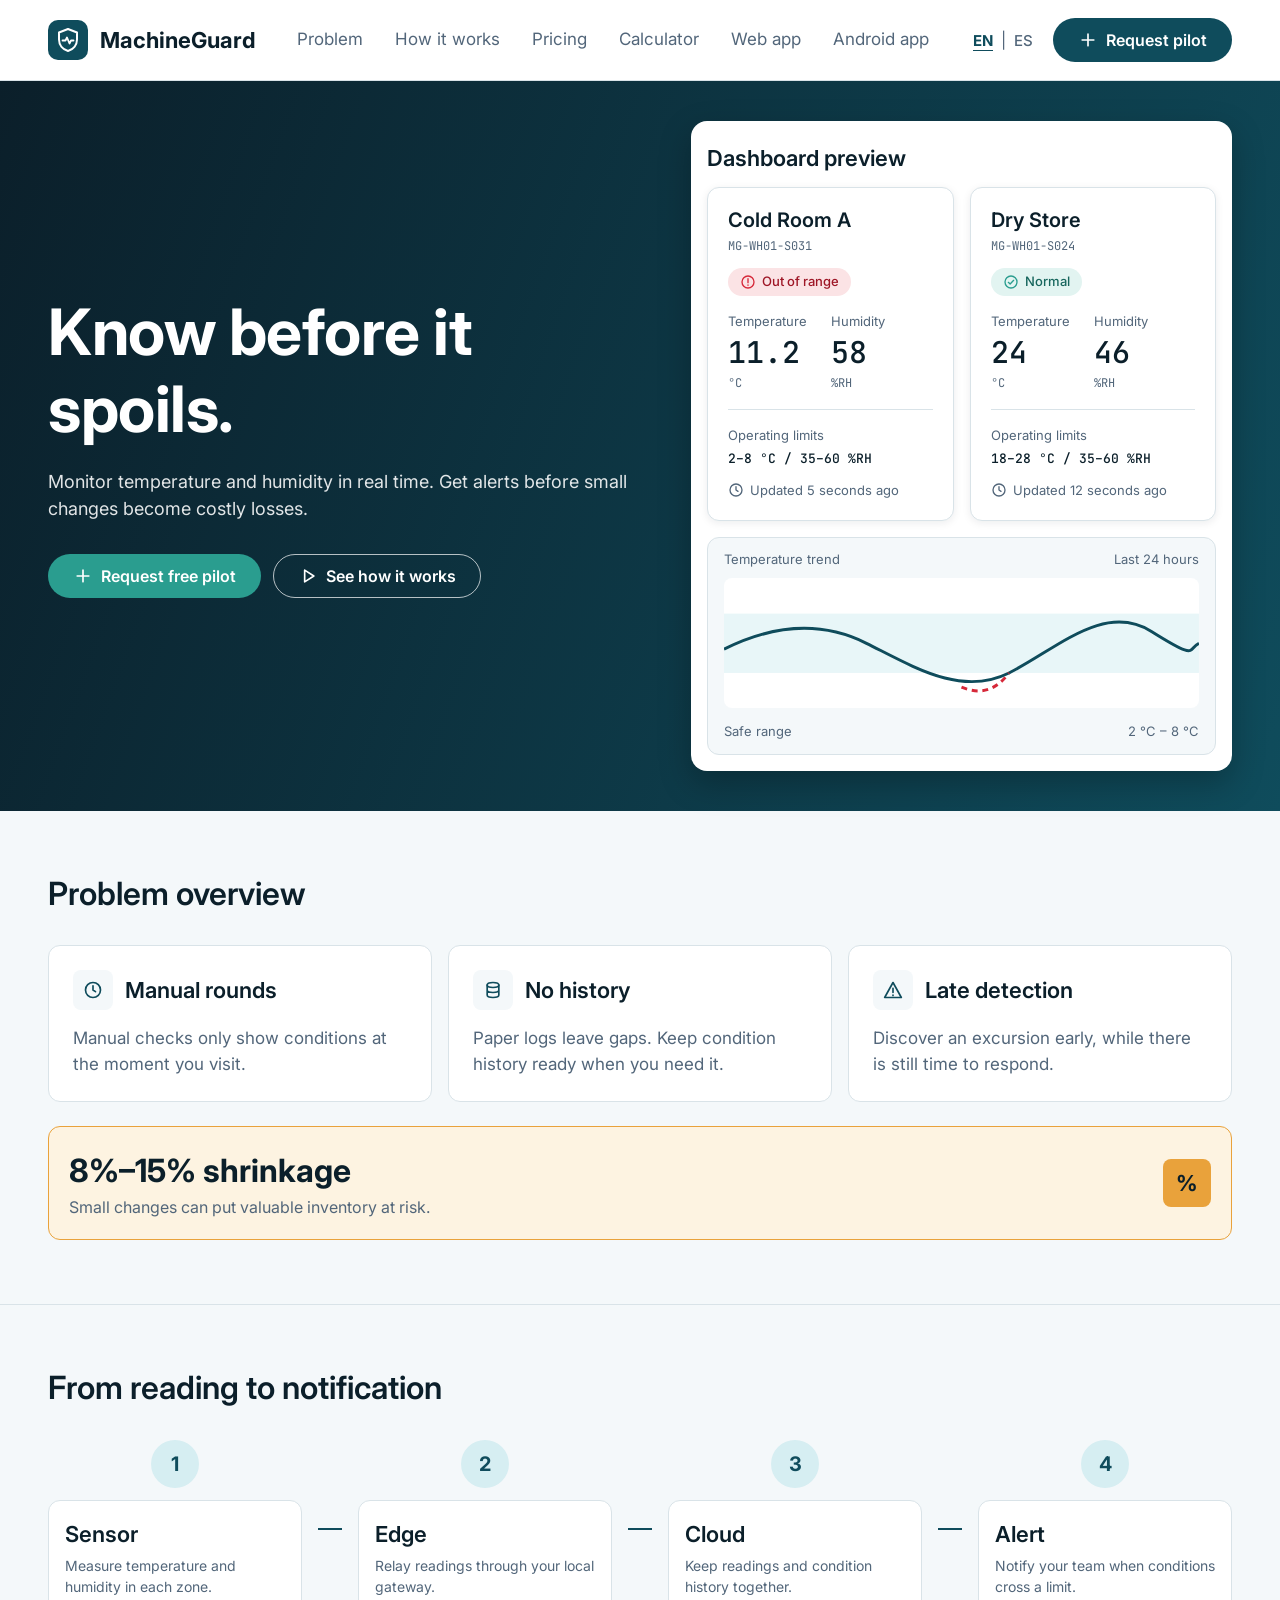
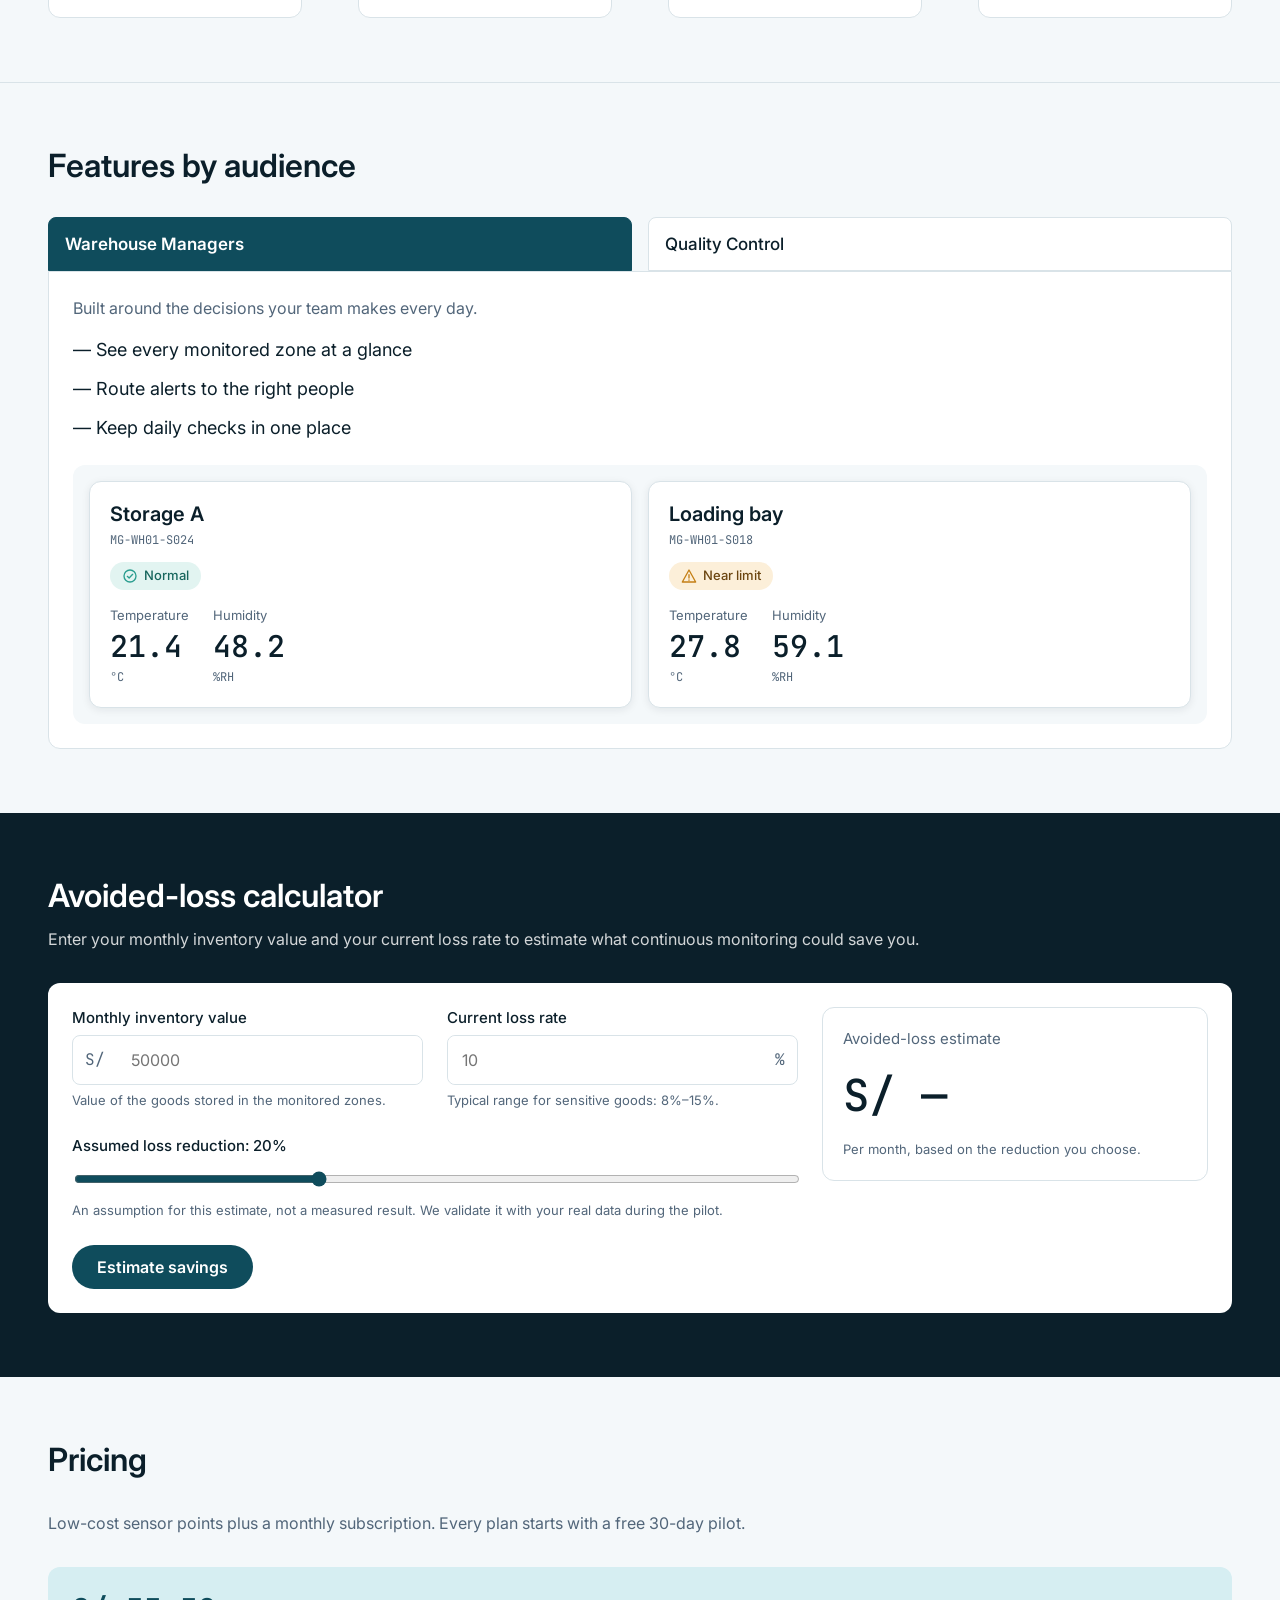
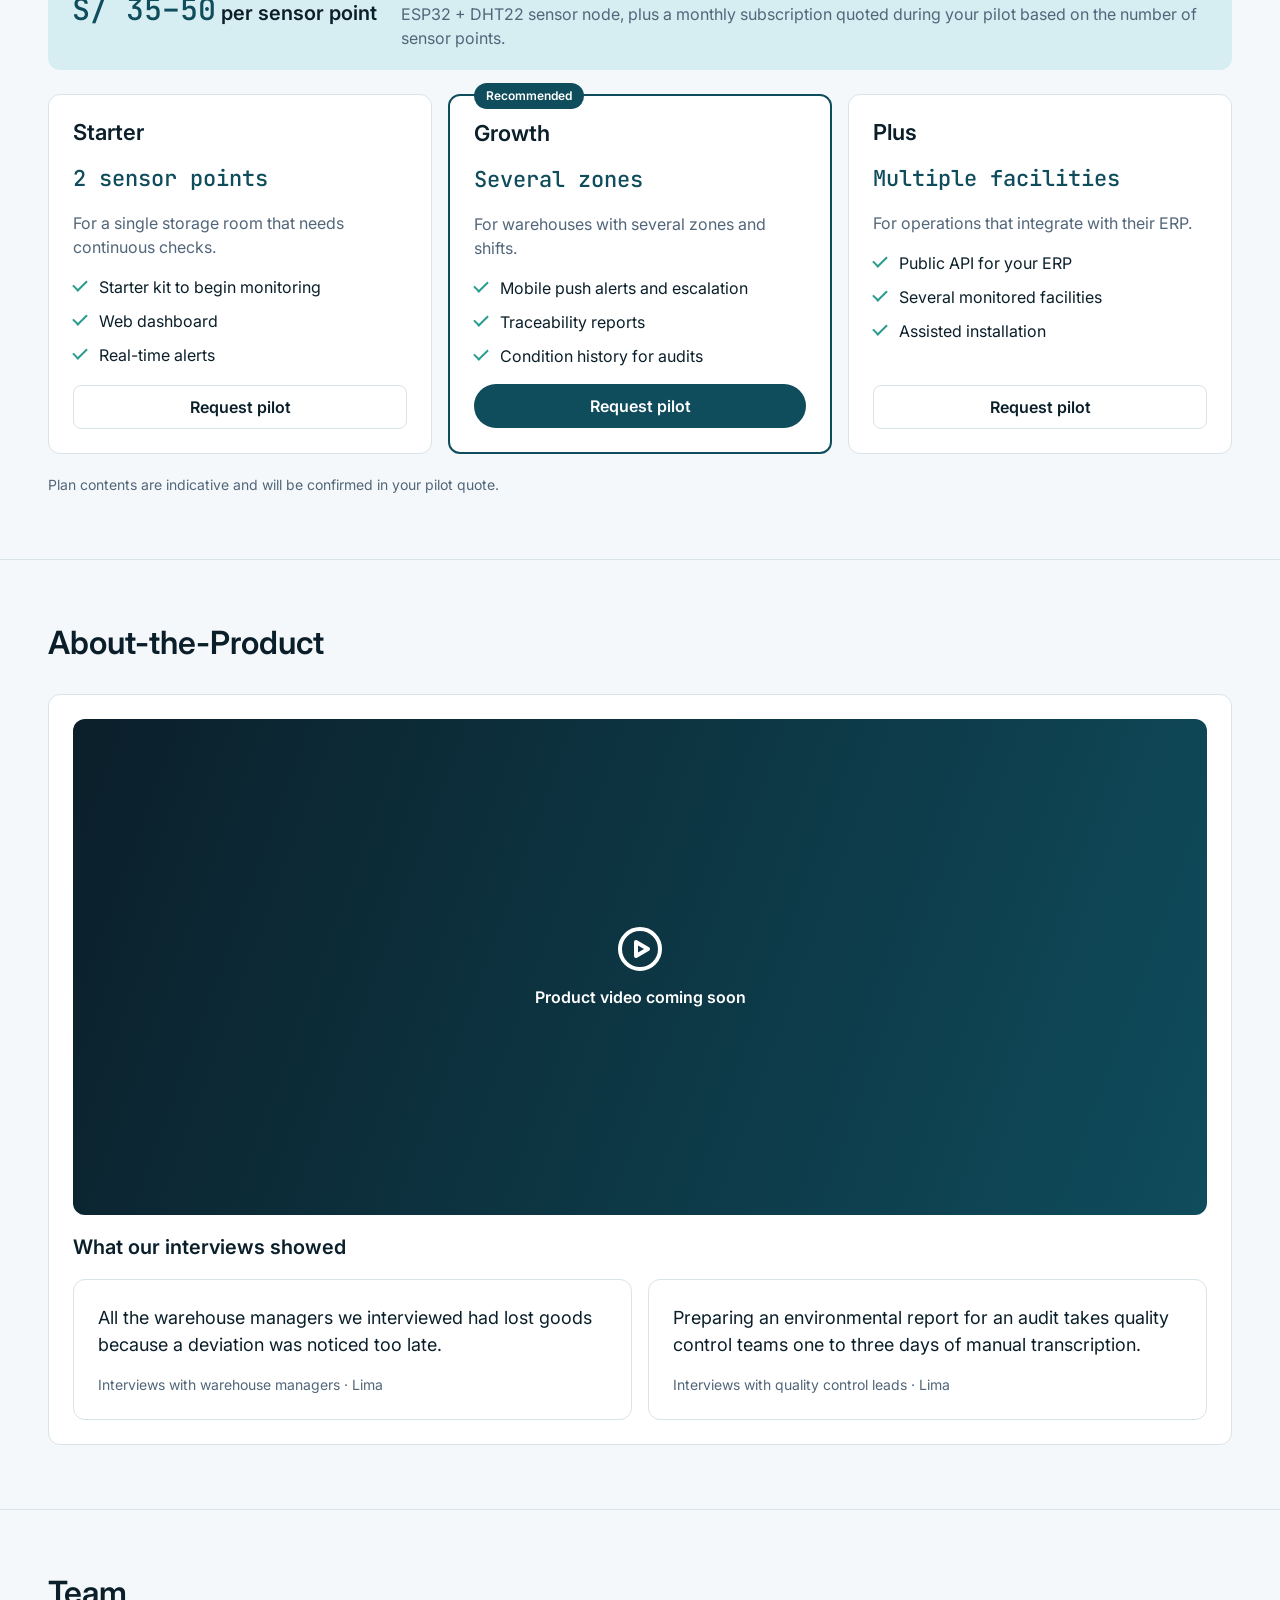
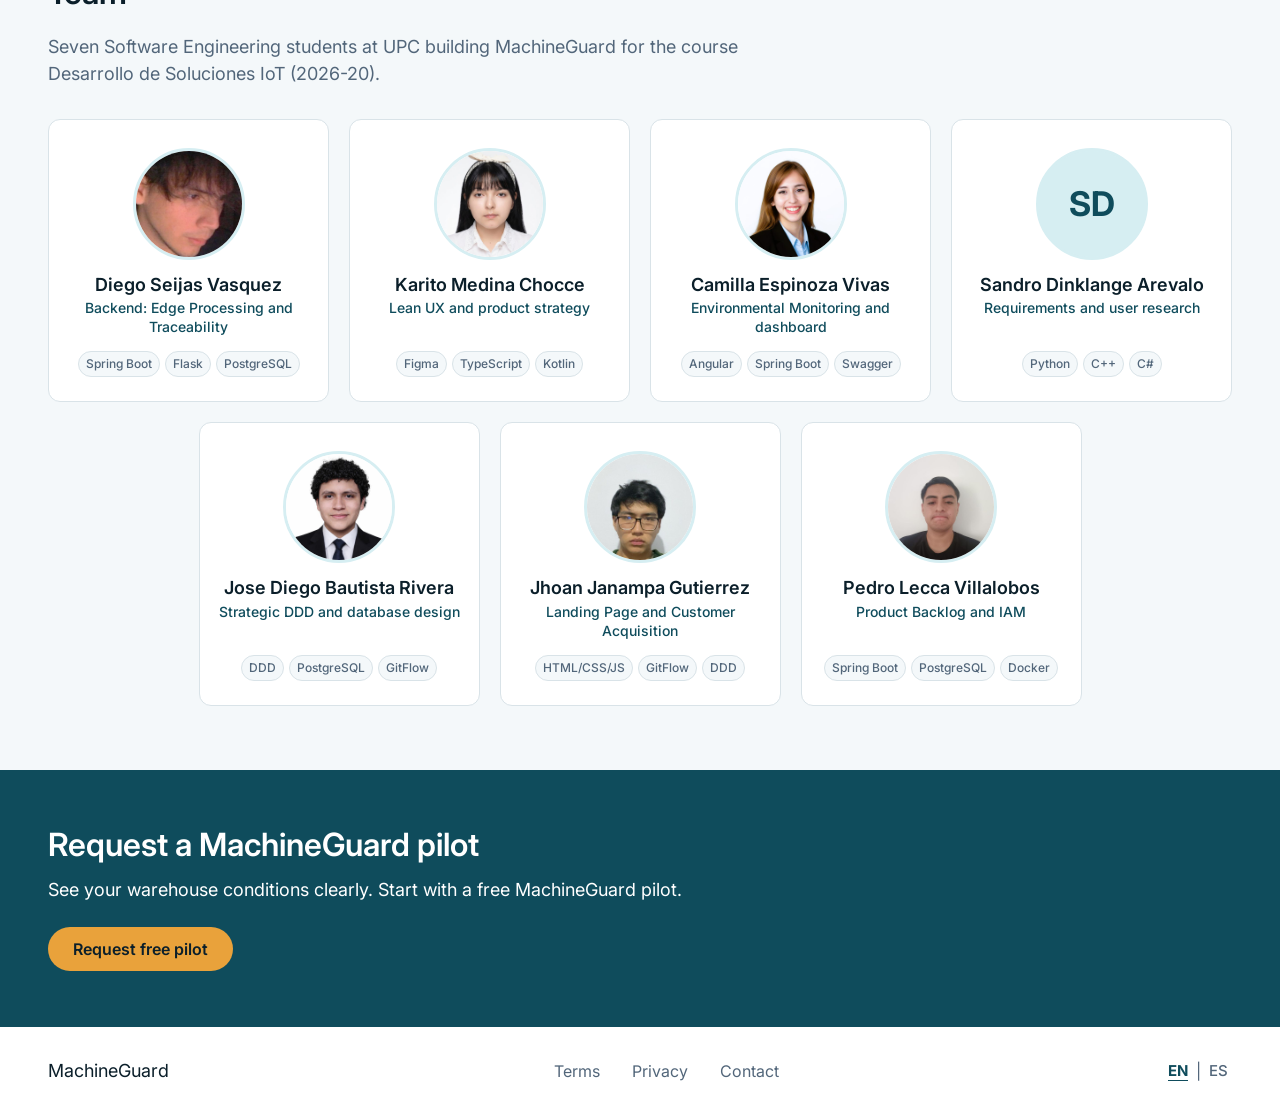
<file: index.html>
<!DOCTYPE html>
<html lang="en">
<head>
  <meta charset="UTF-8">
  <meta name="viewport" content="width=device-width, initial-scale=1">
  <title>MachineGuard – Low-cost temperature &amp; humidity monitoring for warehouses</title>
  <meta name="description" content="Continuous IoT monitoring with real-time alerts and audit-ready traceability. Starts at S/ 35 per sensor point.">
  <meta name="keywords" content="environmental monitoring, warehouse, IoT, temperature, humidity, alerts, traceability, Peru">
  <meta name="author" content="MachineGuard Team">
  <meta name="theme-color" content="#0F4C5C">
  <link rel="canonical" href="https://machineguard.github.io/MachineGuard-LandingPage/">
  <link rel="alternate" hreflang="en" href="https://machineguard.github.io/MachineGuard-LandingPage/?lang=en">
  <link rel="alternate" hreflang="es-419" href="https://machineguard.github.io/MachineGuard-LandingPage/?lang=es">

  <meta property="og:type" content="website">
  <meta property="og:title" content="MachineGuard – Know before it spoils">
  <meta property="og:description" content="Low-cost temperature and humidity monitoring with real-time alerts for warehouses.">
  <meta property="og:image" content="https://machineguard.github.io/MachineGuard-LandingPage/assets/img/og-image.png">
  <meta property="og:image:width" content="1200">
  <meta property="og:image:height" content="630">
  <meta name="twitter:card" content="summary_large_image">
  <meta property="og:url" content="https://machineguard.github.io/MachineGuard-LandingPage/">

  <link rel="icon" href="assets/img/favicon.svg" type="image/svg+xml">
  <link rel="preconnect" href="https://fonts.googleapis.com">
  <link rel="preconnect" href="https://fonts.gstatic.com" crossorigin>
  <link href="https://fonts.googleapis.com/css2?family=Inter:wght@400;500;600;700&family=JetBrains+Mono:wght@500&display=swap" rel="stylesheet">
  <link rel="stylesheet" href="assets/css/styles.css">

  <script type="application/ld+json">
  {
    "@context": "https://schema.org",
    "@type": "SoftwareApplication",
    "name": "MachineGuard",
    "applicationCategory": "BusinessApplication",
    "operatingSystem": "Web, Android, iOS",
    "description": "IoT temperature and humidity monitoring with real-time alerts and audit-ready traceability for warehouses.",
    "offers": { "@type": "Offer", "price": "35", "priceCurrency": "PEN" }
  }
  </script>
</head>
<body>
  <a class="skip-link" href="#main" data-i18n="skip">Skip to content</a>

  <header class="site-header">
    <div class="container header-inner">
      <a class="brand" href="#top" aria-label="MachineGuard home">
        <svg class="brand-mark" viewBox="0 0 40 40" aria-hidden="true"><rect width="40" height="40" rx="10" fill="#0F4C5C"/><path d="M20 9l9 3.5v7c0 5.6-3.8 9.9-9 11.5-5.2-1.6-9-5.9-9-11.5v-7L20 9z" fill="none" stroke="#fff" stroke-width="2" stroke-linejoin="round"/><path d="M14.5 20.5h3l1.5-3 2.5 6 1.5-3h2.5" fill="none" stroke="#fff" stroke-width="1.8" stroke-linecap="round" stroke-linejoin="round"/></svg>
        <span>MachineGuard</span>
      </a>
      <nav class="main-nav" id="main-nav" aria-label="Main">
        <a href="#problem" data-i18n="nav.problem">Problem</a>
        <a href="#how" data-i18n="nav.how">How it works</a>
        <a href="#pricing" data-i18n="nav.pricing">Pricing</a>
        <a href="#calculator" data-i18n="nav.calculator">Calculator</a>
        <a href="https://machineguard.github.io/machineguard-web/" data-i18n="nav.webApp">Web app</a>
        <a href="https://github.com/MachineGuard/machineguard-mobile/releases/latest" data-i18n="nav.android">Android app</a>
      </nav>
      <div class="header-actions">
        <div class="lang-switch" role="group" aria-label="Language">
          <button type="button" data-lang="en" aria-pressed="true">EN</button><span aria-hidden="true">|</span><button type="button" data-lang="es" aria-pressed="false">ES</button>
        </div>
        <button type="button" class="btn btn-primary js-open-pilot">
          <svg class="icon" viewBox="0 0 24 24" aria-hidden="true"><path d="M12 5v14M5 12h14"/></svg>
          <span data-i18n="cta.requestPilot">Request pilot</span>
        </button>
        <button type="button" class="menu-toggle" aria-controls="main-nav" aria-expanded="false" aria-label="Open menu" data-i18n-aria="menu">
          <svg class="icon" viewBox="0 0 24 24" aria-hidden="true"><path d="M4 7h16M4 12h16M4 17h16"/></svg>
        </button>
      </div>
    </div>
  </header>

  <main id="main">
    <section class="hero" id="top">
      <div class="container hero-inner">
        <div class="hero-copy">
          <h1 data-i18n="hero.title">Know before it spoils.</h1>
          <p class="lead" data-i18n="hero.lead">Monitor temperature and humidity in real time. Get alerts before small changes become costly losses.</p>
          <div class="hero-actions">
            <button type="button" class="btn btn-accent-green js-open-pilot">
              <svg class="icon" viewBox="0 0 24 24" aria-hidden="true"><path d="M12 5v14M5 12h14"/></svg>
              <span data-i18n="cta.requestFreePilot">Request free pilot</span>
            </button>
            <a class="btn btn-ghost-light" href="#how">
              <svg class="icon" viewBox="0 0 24 24" aria-hidden="true"><path d="M8 5l11 7-11 7z"/></svg>
              <span data-i18n="hero.secondary">See how it works</span>
            </a>
          </div>
        </div>

        <div class="preview-card" aria-label="Dashboard preview" data-i18n-aria="preview.label">
          <h2 class="preview-title" data-i18n="preview.title">Dashboard preview</h2>
          <div class="zone-grid">
            <article class="zone-card">
              <header><h3>Cold Room A</h3><span class="device">MG-WH01-S031</span></header>
              <span class="chip chip-error"><svg class="icon" viewBox="0 0 24 24" aria-hidden="true"><circle cx="12" cy="12" r="9"/><path d="M12 7v6M12 16.5v.5"/></svg><span data-i18n="state.out">Out of range</span></span>
              <dl class="readings">
                <div><dt data-i18n="var.temp">Temperature</dt><dd><span class="value">11.2</span><span class="unit">°C</span></dd></div>
                <div><dt data-i18n="var.hum">Humidity</dt><dd><span class="value">58</span><span class="unit">%RH</span></dd></div>
              </dl>
              <p class="limits"><span data-i18n="zone.limits">Operating limits</span><span class="mono">2–8 °C / 35–60 %RH</span></p>
              <p class="updated"><svg class="icon" viewBox="0 0 24 24" aria-hidden="true"><circle cx="12" cy="12" r="9"/><path d="M12 7v5l3 2"/></svg><span data-i18n="zone.updated5">Updated 5 seconds ago</span></p>
            </article>
            <article class="zone-card">
              <header><h3>Dry Store</h3><span class="device">MG-WH01-S024</span></header>
              <span class="chip chip-ok"><svg class="icon" viewBox="0 0 24 24" aria-hidden="true"><circle cx="12" cy="12" r="9"/><path d="M8 12.5l2.7 2.5L16 9.5"/></svg><span data-i18n="state.normal">Normal</span></span>
              <dl class="readings">
                <div><dt data-i18n="var.temp">Temperature</dt><dd><span class="value">24</span><span class="unit">°C</span></dd></div>
                <div><dt data-i18n="var.hum">Humidity</dt><dd><span class="value">46</span><span class="unit">%RH</span></dd></div>
              </dl>
              <p class="limits"><span data-i18n="zone.limits">Operating limits</span><span class="mono">18–28 °C / 35–60 %RH</span></p>
              <p class="updated"><svg class="icon" viewBox="0 0 24 24" aria-hidden="true"><circle cx="12" cy="12" r="9"/><path d="M12 7v5l3 2"/></svg><span data-i18n="zone.updated12">Updated 12 seconds ago</span></p>
            </article>
          </div>
          <figure class="trend">
            <figcaption><span data-i18n="preview.trend">Temperature trend</span><span data-i18n="preview.last24">Last 24 hours</span></figcaption>
            <svg viewBox="0 0 400 110" role="img" aria-label="Temperature trend chart with safe range band" data-i18n-aria="preview.chart">
              <rect x="0" y="30" width="400" height="50" fill="#D6EEF2" opacity=".55"/>
              <path d="M0 60 C40 40 80 35 120 55 S200 100 240 80 S320 20 360 45 S390 60 400 55" fill="none" stroke="#0F4C5C" stroke-width="2.5"/>
              <path d="M200 92 C215 98 228 96 240 80" fill="none" stroke="#D62839" stroke-width="2.5" stroke-dasharray="5 4"/>
            </svg>
            <p class="trend-foot"><span data-i18n="preview.safe">Safe range</span><span>2 °C – 8 °C</span></p>
          </figure>
        </div>
      </div>
    </section>

    <section class="section" id="problem" aria-labelledby="problem-title">
      <div class="container">
        <h2 id="problem-title" data-i18n="problem.title">Problem overview</h2>
        <div class="card-grid-3">
          <article class="card feature">
            <h3><span class="icon-box"><svg class="icon" viewBox="0 0 24 24" aria-hidden="true"><circle cx="12" cy="12" r="9"/><path d="M12 7v5l3 2"/></svg></span><span data-i18n="problem.c1.t">Manual rounds</span></h3>
            <p data-i18n="problem.c1.d">Manual checks only show conditions at the moment you visit.</p>
          </article>
          <article class="card feature">
            <h3><span class="icon-box"><svg class="icon" viewBox="0 0 24 24" aria-hidden="true"><ellipse cx="12" cy="6" rx="7" ry="3"/><path d="M5 6v12c0 1.7 3.1 3 7 3s7-1.3 7-3V6M5 12c0 1.7 3.1 3 7 3s7-1.3 7-3"/></svg></span><span data-i18n="problem.c2.t">No history</span></h3>
            <p data-i18n="problem.c2.d">Paper logs leave gaps. Keep condition history ready when you need it.</p>
          </article>
          <article class="card feature">
            <h3><span class="icon-box"><svg class="icon" viewBox="0 0 24 24" aria-hidden="true"><path d="M12 3l10 18H2L12 3z"/><path d="M12 10v5M12 18v.5"/></svg></span><span data-i18n="problem.c3.t">Late detection</span></h3>
            <p data-i18n="problem.c3.d">Discover an excursion early, while there is still time to respond.</p>
          </article>
        </div>
        <div class="banner-warn">
          <div>
            <p class="banner-figure">8%–15% <span data-i18n="problem.banner.word">shrinkage</span></p>
            <p data-i18n="problem.banner.d">Small changes can put valuable inventory at risk.</p>
          </div>
          <span class="banner-icon" aria-hidden="true">%</span>
        </div>
      </div>
    </section>

    <section class="section section-divider" id="how" aria-labelledby="how-title">
      <div class="container">
        <h2 id="how-title" data-i18n="how.title">From reading to notification</h2>
        <ol class="steps">
          <li><span class="step-num">1</span><div class="card"><h3 data-i18n="how.s1.t">Sensor</h3><p data-i18n="how.s1.d">Measure temperature and humidity in each zone.</p></div></li>
          <li><span class="step-num">2</span><div class="card"><h3 data-i18n="how.s2.t">Edge</h3><p data-i18n="how.s2.d">Relay readings through your local gateway.</p></div></li>
          <li><span class="step-num">3</span><div class="card"><h3 data-i18n="how.s3.t">Cloud</h3><p data-i18n="how.s3.d">Keep readings and condition history together.</p></div></li>
          <li><span class="step-num">4</span><div class="card"><h3 data-i18n="how.s4.t">Alert</h3><p data-i18n="how.s4.d">Notify your team when conditions cross a limit.</p></div></li>
        </ol>
      </div>
    </section>

    <section class="section section-divider" id="features" aria-labelledby="features-title">
      <div class="container">
        <h2 id="features-title" data-i18n="features.title">Features by audience</h2>
        <div class="tabs" role="tablist" aria-label="Audience">
          <button type="button" role="tab" id="tab-wh" aria-controls="panel-wh" aria-selected="true" data-i18n="features.wh">Warehouse Managers</button>
          <button type="button" role="tab" id="tab-qc" aria-controls="panel-qc" aria-selected="false" tabindex="-1" data-i18n="features.qc">Quality Control</button>
        </div>
        <div class="tab-panel" role="tabpanel" id="panel-wh" aria-labelledby="tab-wh">
          <div class="card">
            <p class="muted" data-i18n="features.intro">Built around the decisions your team makes every day.</p>
            <ul class="dash-list">
              <li data-i18n="features.wh.1">See every monitored zone at a glance</li>
              <li data-i18n="features.wh.2">Route alerts to the right people</li>
              <li data-i18n="features.wh.3">Keep daily checks in one place</li>
            </ul>
            <div class="zone-grid zone-grid-sm">
              <article class="zone-card"><header><h3>Storage A</h3><span class="device">MG-WH01-S024</span></header><span class="chip chip-ok"><svg class="icon" viewBox="0 0 24 24" aria-hidden="true"><circle cx="12" cy="12" r="9"/><path d="M8 12.5l2.7 2.5L16 9.5"/></svg><span data-i18n="state.normal">Normal</span></span><dl class="readings"><div><dt data-i18n="var.temp">Temperature</dt><dd><span class="value">21.4</span><span class="unit">°C</span></dd></div><div><dt data-i18n="var.hum">Humidity</dt><dd><span class="value">48.2</span><span class="unit">%RH</span></dd></div></dl></article>
              <article class="zone-card"><header><h3>Loading bay</h3><span class="device">MG-WH01-S018</span></header><span class="chip chip-warn"><svg class="icon" viewBox="0 0 24 24" aria-hidden="true"><path d="M12 3l10 18H2L12 3z"/><path d="M12 10v5M12 18v.5"/></svg><span data-i18n="state.near">Near limit</span></span><dl class="readings"><div><dt data-i18n="var.temp">Temperature</dt><dd><span class="value">27.8</span><span class="unit">°C</span></dd></div><div><dt data-i18n="var.hum">Humidity</dt><dd><span class="value">59.1</span><span class="unit">%RH</span></dd></div></dl></article>
            </div>
          </div>
        </div>
        <div class="tab-panel" role="tabpanel" id="panel-qc" aria-labelledby="tab-qc" hidden>
          <div class="card">
            <p class="muted" data-i18n="features.intro">Built around the decisions your team makes every day.</p>
            <ul class="dash-list">
              <li data-i18n="features.qc.1">Review temperature and humidity history</li>
              <li data-i18n="features.qc.2">Trace events and corrective actions</li>
              <li data-i18n="features.qc.3">Prepare records for quality reviews</li>
            </ul>
            <div class="zone-grid zone-grid-sm">
              <article class="zone-card"><header><h3>Cold Room A</h3><span class="device">MG-WH01-S031</span></header><span class="chip chip-error"><svg class="icon" viewBox="0 0 24 24" aria-hidden="true"><circle cx="12" cy="12" r="9"/><path d="M12 7v6M12 16.5v.5"/></svg><span data-i18n="state.out">Out of range</span></span><dl class="readings"><div><dt data-i18n="var.temp">Temperature</dt><dd><span class="value">11.2</span><span class="unit">°C</span></dd></div><div><dt data-i18n="var.hum">Humidity</dt><dd><span class="value">64.8</span><span class="unit">%RH</span></dd></div></dl></article>
              <article class="zone-card"><header><h3>Dry Store</h3><span class="device">MG-WH01-S024</span></header><span class="chip chip-ok"><svg class="icon" viewBox="0 0 24 24" aria-hidden="true"><circle cx="12" cy="12" r="9"/><path d="M8 12.5l2.7 2.5L16 9.5"/></svg><span data-i18n="state.normal">Normal</span></span><dl class="readings"><div><dt data-i18n="var.temp">Temperature</dt><dd><span class="value">24.0</span><span class="unit">°C</span></dd></div><div><dt data-i18n="var.hum">Humidity</dt><dd><span class="value">48.2</span><span class="unit">%RH</span></dd></div></dl></article>
            </div>
          </div>
        </div>
      </div>
    </section>

    <section class="section section-dark" id="calculator" aria-labelledby="calc-title">
      <div class="container">
        <h2 id="calc-title" data-i18n="calc.title">Avoided-loss calculator</h2>
        <p class="lead-sm" data-i18n="calc.lead">Enter your monthly inventory value and your current loss rate to estimate what continuous monitoring could save you.</p>
        <form class="calc-card" id="calc-form" novalidate>
          <div class="field">
            <label for="calc-value" data-i18n="calc.value">Monthly inventory value</label>
            <div class="input-affix"><span>S/</span><input id="calc-value" name="value" type="number" inputmode="decimal" min="1" step="any" placeholder="50000" aria-describedby="calc-value-help calc-value-error"></div>
            <p class="help" id="calc-value-help" data-i18n="calc.valueHelp">Value of the goods stored in the monitored zones.</p>
            <p class="error" id="calc-value-error" aria-live="polite"></p>
          </div>
          <div class="field">
            <label for="calc-rate" data-i18n="calc.rate">Current loss rate</label>
            <div class="input-affix"><input id="calc-rate" name="rate" type="number" inputmode="decimal" min="0.1" max="100" step="any" placeholder="10" aria-describedby="calc-rate-help calc-rate-error"><span>%</span></div>
            <p class="help" id="calc-rate-help" data-i18n="calc.rateHelp">Typical range for sensitive goods: 8%–15%.</p>
            <p class="error" id="calc-rate-error" aria-live="polite"></p>
          </div>
          <div class="field field-reduction">
            <label for="calc-reduction"><span data-i18n="calc.reduction">Assumed loss reduction</span>: <output id="calc-reduction-out" for="calc-reduction">20%</output></label>
            <input id="calc-reduction" name="reduction" type="range" min="5" max="50" step="5" value="20" aria-describedby="calc-reduction-help">
            <p class="help" id="calc-reduction-help" data-i18n="calc.reductionHelp">An assumption for this estimate, not a measured result. We validate it with your real data during the pilot.</p>
          </div>
          <div class="calc-result" aria-live="polite">
            <p class="result-label" data-i18n="calc.result">Avoided-loss estimate</p>
            <p class="result-value mono" id="calc-output">S/ —</p>
            <p class="help" id="calc-detail" data-i18n="calc.resultHelp">Per month, based on the reduction you choose.</p>
            <p class="result-annual" id="calc-annual" hidden></p>
            <button type="button" class="btn btn-accent-green js-open-pilot result-cta" id="calc-cta" hidden data-i18n="calc.cta">Request a pilot with this estimate</button>
          </div>
          <div class="calc-actions">
            <button type="submit" class="btn btn-primary" data-i18n="calc.submit">Estimate savings</button>
          </div>
        </form>
      </div>
    </section>

    <section class="section" id="pricing" aria-labelledby="pricing-title">
      <div class="container">
        <h2 id="pricing-title" data-i18n="pricing.title">Pricing</h2>
        <p class="lead-sm muted" data-i18n="pricing.lead">Low-cost sensor points plus a monthly subscription. Every plan starts with a free 30-day pilot.</p>
        <div class="price-banner">
          <p class="price-main"><span class="mono">S/ 35–50</span> <span data-i18n="pricing.perPoint">per sensor point</span></p>
          <p class="muted" data-i18n="pricing.model">ESP32 + DHT22 sensor node, plus a monthly subscription quoted during your pilot based on the number of sensor points.</p>
        </div>
        <div class="card-grid-3 pricing">
          <article class="card plan">
            <h3>Starter</h3>
            <p class="scope mono" data-i18n="pricing.starter.scope">2 sensor points</p>
            <p class="muted" data-i18n="pricing.starter.d">For a single storage room that needs continuous checks.</p>
            <ul class="check-list">
              <li data-i18n="pricing.starter.1">Starter kit to begin monitoring</li>
              <li data-i18n="pricing.f.dashboard">Web dashboard</li>
              <li data-i18n="pricing.f.alerts">Real-time alerts</li>
            </ul>
            <button type="button" class="btn btn-outline js-open-pilot" data-plan="Starter" data-i18n="cta.requestPilot">Request pilot</button>
          </article>
          <article class="card plan plan-featured">
            <span class="plan-badge" data-i18n="pricing.recommended">Recommended</span>
            <h3>Growth</h3>
            <p class="scope mono" data-i18n="pricing.growth.scope">Several zones</p>
            <p class="muted" data-i18n="pricing.growth.d">For warehouses with several zones and shifts.</p>
            <ul class="check-list">
              <li data-i18n="pricing.f.mobile">Mobile push alerts and escalation</li>
              <li data-i18n="pricing.f.reports">Traceability reports</li>
              <li data-i18n="pricing.f.history">Condition history for audits</li>
            </ul>
            <button type="button" class="btn btn-primary js-open-pilot" data-plan="Growth" data-i18n="cta.requestPilot">Request pilot</button>
          </article>
          <article class="card plan">
            <h3>Plus</h3>
            <p class="scope mono" data-i18n="pricing.plus.scope">Multiple facilities</p>
            <p class="muted" data-i18n="pricing.plus.d">For operations that integrate with their ERP.</p>
            <ul class="check-list">
              <li data-i18n="pricing.f.api">Public API for your ERP</li>
              <li data-i18n="pricing.f.facilities">Several monitored facilities</li>
              <li data-i18n="pricing.f.install">Assisted installation</li>
            </ul>
            <button type="button" class="btn btn-outline js-open-pilot" data-plan="Plus" data-i18n="cta.requestPilot">Request pilot</button>
          </article>
        </div>
        <p class="note" data-i18n="pricing.note">Plan contents are indicative and will be confirmed in your pilot quote.</p>
      </div>
    </section>

    <section class="section section-divider" id="product" aria-labelledby="product-title">
      <div class="container">
        <h2 id="product-title" data-i18n="product.title">About-the-Product</h2>
        <div class="card about-product">
          <div class="video-frame" id="product-video">
            <svg class="icon icon-lg" viewBox="0 0 24 24" aria-hidden="true"><circle cx="12" cy="12" r="10"/><path d="M10 8.5l6 3.5-6 3.5z"/></svg>
            <p data-i18n="product.video">Product video coming soon</p>
          </div>
          <h3 class="heard-title" data-i18n="product.heard">What our interviews showed</h3>
          <div class="card-grid-2">
            <blockquote class="card quote">
              <p data-i18n="product.q1">“Every warehouse manager we interviewed had lost goods because a deviation was noticed too late.”</p>
              <footer data-i18n="product.q1.src">Interviews with warehouse managers · Lima</footer>
            </blockquote>
            <blockquote class="card quote">
              <p data-i18n="product.q2">“Preparing an environmental report for an audit takes one to three days of manual transcription.”</p>
              <footer data-i18n="product.q2.src">Interviews with quality control leads · Lima</footer>
            </blockquote>
          </div>
        </div>
      </div>
    </section>

    <section class="section section-divider" id="team" aria-labelledby="team-title">
      <div class="container">
        <h2 id="team-title" data-i18n="team.title">Team</h2>
        <p class="team-intro" data-i18n="team.intro"></p>
        <ul class="team-grid">
          <li class="card member"><img src="assets/img/team/diego-seijas.jpg" alt="Diego Seijas Vasquez" loading="lazy" width="360" height="360"><h3>Diego Seijas Vasquez</h3><p class="role" data-i18n="team.role.diego"></p><ul class="skills" aria-label="Skills"><li>Spring Boot</li><li>Flask</li><li>PostgreSQL</li></ul></li>
          <li class="card member"><img src="assets/img/team/karito.jpg" alt="Karito Dianeth Medina Chocce" loading="lazy" width="360" height="360"><h3>Karito Medina Chocce</h3><p class="role" data-i18n="team.role.karito"></p><ul class="skills" aria-label="Skills"><li>Figma</li><li>TypeScript</li><li>Kotlin</li></ul></li>
          <li class="card member"><img src="assets/img/team/camilla.jpg" alt="Camilla Leonor Espinoza Vivas" loading="lazy" width="360" height="360"><h3>Camilla Espinoza Vivas</h3><p class="role" data-i18n="team.role.camilla"></p><ul class="skills" aria-label="Skills"><li>Angular</li><li>Spring Boot</li><li>Swagger</li></ul></li>
          <li class="card member"><div class="avatar" role="img" aria-label="Sandro Dinklange Arevalo">SD</div><h3>Sandro Dinklange Arevalo</h3><p class="role" data-i18n="team.role.sandro"></p><ul class="skills" aria-label="Skills"><li>Python</li><li>C++</li><li>C#</li></ul></li>
          <li class="card member"><img src="assets/img/team/jose-bautista.jpg" alt="Jose Diego Bautista Rivera" loading="lazy" width="360" height="360"><h3>Jose Diego Bautista Rivera</h3><p class="role" data-i18n="team.role.jose"></p><ul class="skills" aria-label="Skills"><li>DDD</li><li>PostgreSQL</li><li>GitFlow</li></ul></li>
          <li class="card member"><img src="assets/img/team/jhoan.jpg" alt="Jhoan Darner Janampa Gutierrez" loading="lazy" width="360" height="360"><h3>Jhoan Janampa Gutierrez</h3><p class="role" data-i18n="team.role.jhoan"></p><ul class="skills" aria-label="Skills"><li>HTML/CSS/JS</li><li>GitFlow</li><li>DDD</li></ul></li>
          <li class="card member"><img src="assets/img/team/pedro.jpg" alt="Pedro Omar Lecca Villalobos" loading="lazy" width="360" height="360"><h3>Pedro Lecca Villalobos</h3><p class="role" data-i18n="team.role.pedro"></p><ul class="skills" aria-label="Skills"><li>Spring Boot</li><li>PostgreSQL</li><li>Docker</li></ul></li>
        </ul>
      </div>
    </section>

    <section class="final-cta" aria-labelledby="final-title">
      <div class="container">
        <h2 id="final-title" data-i18n="final.title">Request a MachineGuard pilot</h2>
        <p data-i18n="final.d">See your warehouse conditions clearly. Start with a free MachineGuard pilot.</p>
        <button type="button" class="btn btn-amber js-open-pilot" data-i18n="cta.requestFreePilot">Request free pilot</button>
      </div>
    </section>
  </main>

  <footer class="site-footer">
    <div class="container footer-inner">
      <span class="footer-brand">MachineGuard</span>
      <nav aria-label="Legal">
        <a href="terms.html" data-i18n="footer.terms">Terms</a>
        <a href="privacy.html" data-i18n="footer.privacy">Privacy</a>
        <a href="mailto:contacto@machineguard.pe" data-i18n="footer.contact">Contact</a>
      </nav>
      <div class="lang-switch" role="group" aria-label="Language">
        <button type="button" data-lang="en" aria-pressed="true">EN</button><span aria-hidden="true">|</span><button type="button" data-lang="es" aria-pressed="false">ES</button>
      </div>
    </div>
  </footer>

  <dialog class="pilot-dialog" id="pilot-dialog" aria-labelledby="pilot-title">
    <form id="pilot-form" novalidate>
      <header class="dialog-head">
        <h2 id="pilot-title" data-i18n="pilot.title">Request a free pilot</h2>
        <button type="button" class="icon-btn js-close-pilot" aria-label="Close" data-i18n-aria="close">
          <svg class="icon" viewBox="0 0 24 24" aria-hidden="true"><path d="M6 6l12 12M18 6L6 18"/></svg>
        </button>
      </header>
      <p class="muted" data-i18n="pilot.lead">Try MachineGuard for 30 days in your warehouse with assisted installation.</p>
      <div class="form-grid">
        <div class="field"><label for="pf-company" data-i18n="pilot.company">Company</label><input id="pf-company" name="companyName" autocomplete="organization" required maxlength="150"><p class="error" aria-live="polite"></p></div>
        <div class="field"><label for="pf-contact" data-i18n="pilot.contact">Contact name</label><input id="pf-contact" name="contactName" autocomplete="name" required maxlength="150"><p class="error" aria-live="polite"></p></div>
        <div class="field"><label for="pf-email" data-i18n="pilot.email">Work email</label><input id="pf-email" name="contactEmail" type="email" autocomplete="email" required maxlength="150"><p class="error" aria-live="polite"></p></div>
        <div class="field"><label for="pf-phone" data-i18n="pilot.phone">Phone</label><input id="pf-phone" name="contactPhone" type="tel" autocomplete="tel" required maxlength="30" placeholder="+51 9XX XXX XXX"><p class="error" aria-live="polite"></p></div>
        <div class="field field-full">
          <label for="pf-industry" data-i18n="pilot.industry">Industry</label>
          <select id="pf-industry" name="industry" required>
            <option value="" data-i18n="pilot.industry.choose">Select an option</option>
            <option value="FOOD" data-i18n="pilot.industry.food">Food and beverages</option>
            <option value="PHARMA" data-i18n="pilot.industry.pharma">Pharmaceutical and medical devices</option>
            <option value="CHEMICAL" data-i18n="pilot.industry.chemical">Chemicals</option>
            <option value="VETERINARY" data-i18n="pilot.industry.vet">Veterinary and animal nutrition</option>
            <option value="OTHER" data-i18n="pilot.industry.other">Other manufacturing or storage</option>
          </select>
          <p class="error" aria-live="polite"></p>
        </div>
        <div class="field field-full">
          <label for="pf-loss" data-i18n="pilot.loss">Estimated monthly loss (optional)</label>
          <div class="input-affix"><span>S/</span><input id="pf-loss" name="estimatedMonthlyLoss" type="number" inputmode="decimal" min="0" max="999999999999.99" step="any" aria-describedby="pf-loss-help pf-loss-error"></div>
          <p class="help" id="pf-loss-help" data-i18n="pilot.lossHelp">Filled in automatically if you used the calculator.</p>
          <p class="error" id="pf-loss-error" aria-live="polite"></p>
        </div>
        <div class="field field-full check">
          <input id="pf-terms" name="acceptTerms" type="checkbox" required>
          <label for="pf-terms"><span data-i18n="pilot.terms1">I accept the</span> <a href="terms.html" target="_blank" rel="noopener" data-i18n="footer.terms">Terms</a> <span data-i18n="pilot.terms2">and the</span> <a href="privacy.html" target="_blank" rel="noopener" data-i18n="footer.privacy">Privacy</a> <span data-i18n="pilot.terms3">policy.</span></label>
          <p class="error" aria-live="polite"></p>
        </div>
      </div>
      <p class="form-status" id="pilot-status" role="status" aria-live="polite"></p>
      <div class="dialog-actions">
        <button type="button" class="btn btn-outline js-close-pilot" data-i18n="pilot.cancel">Cancel</button>
        <button type="submit" class="btn btn-primary" data-i18n="pilot.submit">Send request</button>
      </div>
    </form>
    <div class="pilot-success" id="pilot-success" hidden>
      <svg class="icon icon-lg ok" viewBox="0 0 24 24" aria-hidden="true"><circle cx="12" cy="12" r="9"/><path d="M8 12.5l2.7 2.5L16 9.5"/></svg>
      <h2 data-i18n="pilot.ok.title">Request received</h2>
      <p data-i18n="pilot.ok.d">We will review your details to coordinate your pilot.</p>
      <button type="button" class="btn btn-primary js-close-pilot" data-i18n="pilot.ok.close">Done</button>
    </div>
  </dialog>

  <script src="assets/js/config.js"></script>
  <script src="assets/js/calc.js"></script>
  <script src="assets/js/i18n.js"></script>
  <script src="assets/js/pilot.js"></script>
  <script src="assets/js/main.js"></script>
</body>
</html>
</file>
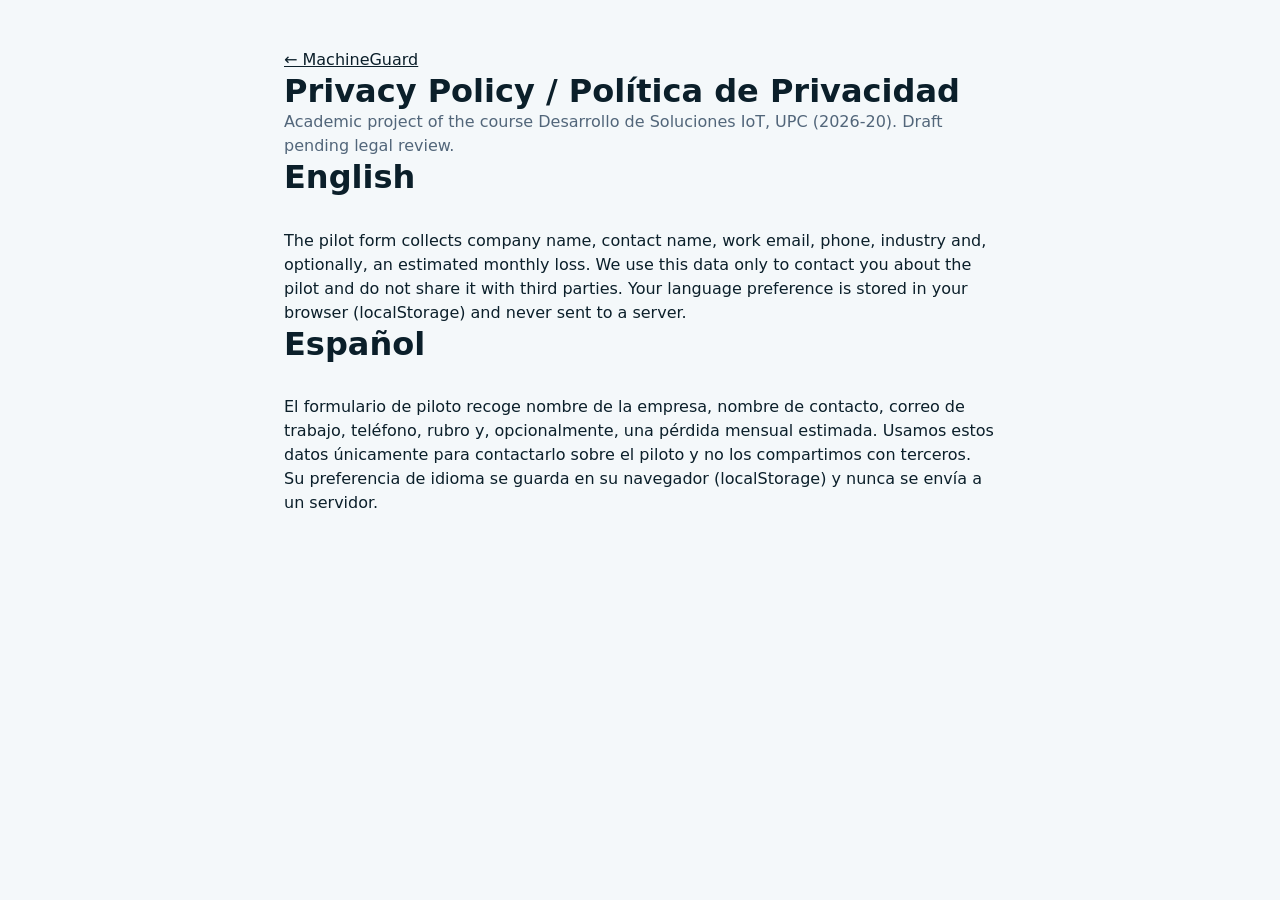
<file: privacy.html>
<!DOCTYPE html>
<html lang="en">
<head>
  <meta charset="UTF-8">
  <meta name="viewport" content="width=device-width, initial-scale=1">
  <title>Privacy Policy – MachineGuard</title>
  <meta name="robots" content="noindex">
  <link rel="icon" href="assets/img/favicon.svg" type="image/svg+xml">
  <link rel="stylesheet" href="assets/css/styles.css">
</head>
<body>
  <main class="container" style="max-width:760px;padding-top:48px;padding-bottom:64px">
    <p><a href="index.html">← MachineGuard</a></p>
    <h1>Privacy Policy / Política de Privacidad</h1>
    <p class="muted">Academic project of the course Desarrollo de Soluciones IoT, UPC (2026-20). Draft pending legal review.</p>

    <h2>English</h2>
    <p>The pilot form collects company name, contact name, work email, phone, industry and, optionally, an estimated monthly loss. We use this data only to contact you about the pilot and do not share it with third parties. Your language preference is stored in your browser (localStorage) and never sent to a server.</p>

    <h2>Español</h2>
    <p>El formulario de piloto recoge nombre de la empresa, nombre de contacto, correo de trabajo, teléfono, rubro y, opcionalmente, una pérdida mensual estimada. Usamos estos datos únicamente para contactarlo sobre el piloto y no los compartimos con terceros. Su preferencia de idioma se guarda en su navegador (localStorage) y nunca se envía a un servidor.</p>
  </main>
</body>
</html>
</file>
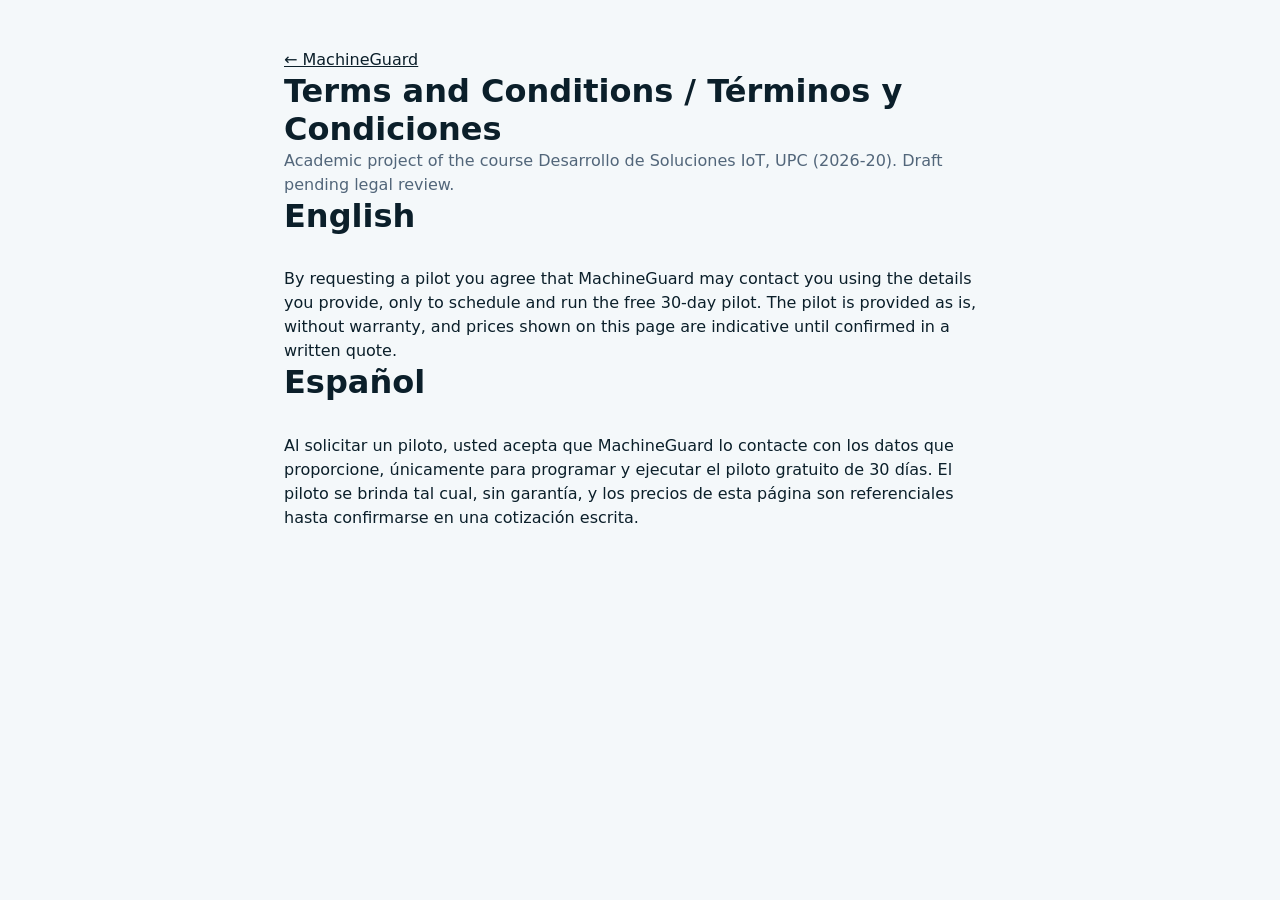
<file: terms.html>
<!DOCTYPE html>
<html lang="en">
<head>
  <meta charset="UTF-8">
  <meta name="viewport" content="width=device-width, initial-scale=1">
  <title>Terms and Conditions – MachineGuard</title>
  <meta name="robots" content="noindex">
  <link rel="icon" href="assets/img/favicon.svg" type="image/svg+xml">
  <link rel="stylesheet" href="assets/css/styles.css">
</head>
<body>
  <main class="container" style="max-width:760px;padding-top:48px;padding-bottom:64px">
    <p><a href="index.html">← MachineGuard</a></p>
    <h1>Terms and Conditions / Términos y Condiciones</h1>
    <p class="muted">Academic project of the course Desarrollo de Soluciones IoT, UPC (2026-20). Draft pending legal review.</p>

    <h2>English</h2>
    <p>By requesting a pilot you agree that MachineGuard may contact you using the details you provide, only to schedule and run the free 30-day pilot. The pilot is provided as is, without warranty, and prices shown on this page are indicative until confirmed in a written quote.</p>

    <h2>Español</h2>
    <p>Al solicitar un piloto, usted acepta que MachineGuard lo contacte con los datos que proporcione, únicamente para programar y ejecutar el piloto gratuito de 30 días. El piloto se brinda tal cual, sin garantía, y los precios de esta página son referenciales hasta confirmarse en una cotización escrita.</p>
  </main>
</body>
</html>
</file>
<file: assets/css/styles.css>
:root {
  --mg-primary: #0F4C5C;
  --mg-primary-container: #D6EEF2;
  --mg-ok: #2A9D8F;
  --mg-warn: #E9A23B;
  --mg-error: #D62839;
  --mg-offline: #8A97A3;
  --mg-navy: #0B1F2A;
  --mg-slate: #52667A;
  --mg-bg: #F4F8FA;
  --mg-surface: #FFFFFF;
  --mg-border: #D9E3E8;
  --mg-radius: 12px;
  --mg-shadow: 0 2px 8px rgba(11, 31, 42, .08);
  --font: 'Inter', system-ui, sans-serif;
  --mono: 'JetBrains Mono', monospace;
}

*, *::before, *::after { box-sizing: border-box; }
html { scroll-behavior: smooth; scroll-padding-top: 88px; }
body { margin: 0; font-family: var(--font); font-size: 16px; line-height: 1.5; color: var(--mg-navy); background: var(--mg-bg); }
img { max-width: 100%; display: block; }
h1, h2, h3 { margin: 0; line-height: 1.2; }
h2 { font-size: 32px; font-weight: 600; margin-bottom: 32px; }
h3 { font-size: 22px; font-weight: 600; }
p { margin: 0; }
a { color: inherit; }
[hidden] { display: none !important; }

.container { width: 100%; max-width: 1232px; margin: 0 auto; padding: 0 24px; }
.mono { font-family: var(--mono); font-weight: 500; }
.muted { color: var(--mg-slate); }
.icon { width: 20px; height: 20px; fill: none; stroke: currentColor; stroke-width: 2; stroke-linecap: round; stroke-linejoin: round; flex-shrink: 0; }
.icon-lg { width: 48px; height: 48px; }

.skip-link { position: absolute; left: -999px; top: 8px; background: var(--mg-primary); color: #fff; padding: 8px 16px; border-radius: 8px; z-index: 100; }
.skip-link:focus { left: 8px; }
:focus-visible { outline: 2px solid var(--mg-primary); outline-offset: 2px; }
.section-dark :focus-visible, .hero :focus-visible, .final-cta :focus-visible { outline-color: #fff; }

/* Buttons */
.btn { display: inline-flex; align-items: center; justify-content: center; gap: 8px; min-height: 44px; padding: 10px 24px; border-radius: 999px; border: 1.5px solid transparent; font: 600 16px var(--font); text-decoration: none; cursor: pointer; transition: background .15s, transform .15s; }
.btn:active { transform: translateY(1px); }
.btn-primary { background: var(--mg-primary); color: #fff; }
.btn-primary:hover { background: #0c3e4b; }
.btn-accent-green { background: var(--mg-ok); color: #fff; }
.btn-accent-green:hover { background: #238a7e; }
.btn-ghost-light { color: #fff; border-color: rgba(255, 255, 255, .7); background: transparent; }
.btn-ghost-light:hover { background: rgba(255, 255, 255, .08); }
.btn-outline { background: var(--mg-surface); color: var(--mg-navy); border-color: var(--mg-border); border-radius: 8px; }
.btn-outline:hover { border-color: var(--mg-primary); }
.btn-amber { background: var(--mg-warn); color: var(--mg-navy); }
.btn-amber:hover { background: #df9426; }
.icon-btn { background: none; border: 0; padding: 10px; border-radius: 999px; cursor: pointer; color: var(--mg-navy); }
.icon-btn:hover { background: var(--mg-bg); }

/* Header */
.site-header { position: sticky; top: 0; z-index: 50; background: var(--mg-surface); border-bottom: 1px solid var(--mg-border); }
.header-inner { display: flex; align-items: center; gap: 24px; height: 80px; }
.brand { display: flex; align-items: center; gap: 12px; font-weight: 700; font-size: 22px; text-decoration: none; }
.brand-mark { width: 40px; height: 40px; }
.main-nav { display: flex; gap: 32px; margin: 0 auto; }
.main-nav a { color: var(--mg-slate); text-decoration: none; font-size: 17px; }
.main-nav a:hover { color: var(--mg-primary); }
.header-actions { display: flex; align-items: center; gap: 16px; }
.lang-switch { display: flex; align-items: center; gap: 4px; color: var(--mg-slate); }
.lang-switch button { background: none; border: 0; font: 500 15px var(--font); color: var(--mg-slate); padding: 6px 4px; cursor: pointer; }
.lang-switch button[aria-pressed="true"] { color: var(--mg-primary); font-weight: 700; text-decoration: underline; text-underline-offset: 4px; }
.menu-toggle { display: none; background: none; border: 1px solid var(--mg-border); border-radius: 8px; padding: 10px; cursor: pointer; color: var(--mg-navy); }

/* Hero */
.hero { background: linear-gradient(110deg, var(--mg-navy) 0%, var(--mg-primary) 100%); color: #fff; padding: 40px 0; }
.hero-inner { display: grid; grid-template-columns: 1.1fr 1fr; gap: 48px; align-items: center; }
.hero h1 { font-size: 64px; font-weight: 700; letter-spacing: -.5px; }
.hero .lead { font-size: 18px; margin: 20px 0 32px; max-width: 600px; color: rgba(255, 255, 255, .88); }
.hero-actions { display: flex; flex-wrap: wrap; gap: 12px; }
.preview-card { background: var(--mg-surface); color: var(--mg-navy); border-radius: 16px; padding: 24px 16px 16px; box-shadow: 0 12px 32px rgba(0, 0, 0, .25); }
.preview-title { font-size: 22px; margin: 0 0 16px; padding: 0 0 0 0; }

/* Zone cards */
.zone-grid { display: grid; grid-template-columns: 1fr 1fr; gap: 16px; }
.zone-card { background: var(--mg-surface); border: 1px solid var(--mg-border); border-radius: var(--mg-radius); padding: 20px; box-shadow: var(--mg-shadow); }
.zone-card header { margin-bottom: 12px; }
.zone-card h3 { font-size: 20px; }
.device { font-family: var(--mono); font-size: 12px; color: var(--mg-slate); }
.chip { display: inline-flex; align-items: center; gap: 6px; padding: 4px 12px; border-radius: 999px; font-size: 13px; font-weight: 500; }
.chip .icon { width: 16px; height: 16px; }
.chip-ok { background: #E2F4F1; color: #17665D; }
.chip-ok .icon { color: var(--mg-ok); }
.chip-warn { background: #FCEFD9; color: #6B4510; }
.chip-warn .icon { color: #C47F15; }
.chip-error { background: #FBE3E5; color: #9E1626; }
.chip-error .icon { color: var(--mg-error); }
.readings { display: flex; gap: 24px; margin: 16px 0; padding-bottom: 16px; border-bottom: 1px solid var(--mg-border); }
.readings dt { font-size: 13px; color: var(--mg-slate); }
.readings dd { margin: 4px 0 0; }
.readings .value { display: block; font-family: var(--mono); font-size: 30px; font-weight: 500; line-height: 1.1; }
.readings .unit { font-family: var(--mono); font-size: 12px; color: var(--mg-slate); }
.limits { display: flex; flex-direction: column; gap: 4px; font-size: 13px; color: var(--mg-slate); }
.limits .mono { color: var(--mg-navy); font-size: 13px; }
.updated { display: flex; align-items: center; gap: 6px; margin-top: 12px; font-size: 13px; color: var(--mg-slate); }
.updated .icon { width: 16px; height: 16px; }
.trend { margin: 16px 0 0; background: var(--mg-bg); border: 1px solid var(--mg-border); border-radius: var(--mg-radius); padding: 12px 16px; }
.trend figcaption, .trend-foot { display: flex; justify-content: space-between; font-size: 13px; color: var(--mg-slate); }
.trend svg { width: 100%; height: auto; margin: 8px 0; background: #fff; border-radius: 8px; }

/* Sections */
.section { padding: 64px 0; }
.section-divider { border-top: 1px solid var(--mg-border); }
.card { background: var(--mg-surface); border: 1px solid var(--mg-border); border-radius: var(--mg-radius); padding: 24px; }
.card-grid-3 { display: grid; grid-template-columns: repeat(3, 1fr); gap: 16px; }
.card-grid-2 { display: grid; grid-template-columns: repeat(2, 1fr); gap: 16px; }
.feature h3 { display: flex; align-items: center; gap: 12px; margin-bottom: 16px; }
.feature p { color: var(--mg-slate); font-size: 17px; }
.icon-box { display: inline-grid; place-items: center; width: 40px; height: 40px; border-radius: 8px; background: var(--mg-bg); color: var(--mg-primary); }
.banner-warn { display: flex; align-items: center; justify-content: space-between; gap: 16px; margin-top: 24px; padding: 20px; background: #FDF3E1; border: 1px solid var(--mg-warn); border-radius: var(--mg-radius); }
.banner-figure { font-size: 32px; font-weight: 700; }
.banner-warn p:last-child { color: var(--mg-slate); }
.banner-icon { flex-shrink: 0; display: grid; place-items: center; width: 48px; height: 48px; border-radius: 8px; background: var(--mg-warn); font-weight: 700; font-size: 22px; }

.steps { list-style: none; padding: 0; margin: 0; display: grid; grid-template-columns: repeat(4, 1fr); gap: 56px; counter-reset: none; }
.steps li { position: relative; display: flex; flex-direction: column; align-items: center; gap: 12px; }
.steps li:not(:last-child)::after { content: ''; position: absolute; right: -40px; top: 88px; width: 24px; height: 2px; background: var(--mg-primary); }
.step-num { display: grid; place-items: center; width: 48px; height: 48px; border-radius: 50%; background: var(--mg-primary-container); color: var(--mg-primary); font-weight: 700; font-size: 20px; }
.steps .card { width: 100%; padding: 20px 16px; }
.steps h3 { margin-bottom: 8px; }
.steps p { font-size: 14px; color: var(--mg-slate); }

.tabs { display: grid; grid-template-columns: 1fr 1fr; gap: 16px; margin-bottom: 0; }
.tabs [role="tab"] { text-align: left; padding: 16px; border: 1px solid var(--mg-border); border-radius: 8px 8px 0 0; background: var(--mg-surface); font: 500 17px var(--font); color: var(--mg-navy); cursor: pointer; }
.tabs [role="tab"][aria-selected="true"] { background: var(--mg-primary); color: #fff; border-color: var(--mg-primary); font-weight: 600; }
.tab-panel .card { border-top-left-radius: 0; border-top-right-radius: 0; }
.dash-list { list-style: none; padding: 0; margin: 16px 0 24px; display: grid; gap: 12px; font-size: 18px; }
.dash-list li::before { content: '— '; }
.zone-card .readings:last-child { border-bottom: 0; padding-bottom: 0; margin-bottom: 0; }
.zone-grid-sm { background: var(--mg-bg); padding: 16px; border-radius: var(--mg-radius); }

/* Calculator */
.section-dark { background: var(--mg-navy); color: #fff; }
.section-dark h2 { margin-bottom: 12px; }
.lead-sm { margin-bottom: 32px; }
.section-dark .lead-sm { color: rgba(255, 255, 255, .82); }
.calc-card { display: grid; grid-template-columns: 1fr 1fr 1.1fr; gap: 24px; align-items: start; background: var(--mg-surface); color: var(--mg-navy); border-radius: var(--mg-radius); padding: 24px; }
.calc-result { grid-column: 3; grid-row: 1 / span 3; border: 1px solid var(--mg-border); border-radius: var(--mg-radius); padding: 20px; display: flex; flex-direction: column; gap: 4px; }
.field-reduction { grid-column: 1 / 3; }
.field-reduction input[type=range] { min-height: 0; padding: 0; border: 0; accent-color: var(--mg-primary); height: 28px; cursor: pointer; }
.result-annual { font-size: 15px; font-weight: 600; color: var(--mg-primary); margin-top: 4px; }
.result-cta { margin-top: 16px; width: 100%; }
.result-label { font-size: 15px; color: var(--mg-slate); }
.result-value { font-size: 44px; margin: 8px 0; word-break: break-word; }
.calc-actions { grid-column: 1 / 3; }

/* Forms */
.field { display: flex; flex-direction: column; gap: 6px; }
.field label { font-weight: 500; font-size: 15px; }
.field input, .field select { width: 100%; min-height: 48px; padding: 10px 14px; border: 1.5px solid var(--mg-border); border-radius: 8px; font: 400 16px var(--font); color: var(--mg-navy); background: #fff; }
.field input:focus, .field select:focus { outline: none; border-color: var(--mg-primary); box-shadow: 0 0 0 3px rgba(15, 76, 92, .15); }
.input-affix { display: flex; align-items: center; border: 1.5px solid var(--mg-border); border-radius: 8px; background: #fff; }
.input-affix:focus-within { border-color: var(--mg-primary); box-shadow: 0 0 0 3px rgba(15, 76, 92, .15); }
.input-affix span { padding: 0 12px; color: var(--mg-slate); font-family: var(--mono); }
.input-affix input { border: 0; box-shadow: none !important; }
.field.invalid input, .field.invalid select, .field.invalid .input-affix { border-color: var(--mg-error); }
.help { font-size: 13px; color: var(--mg-slate); }
.error { font-size: 13px; color: var(--mg-error); min-height: 0; }
.error:empty { display: none; }

/* Pricing */
.pricing .plan { position: relative; display: flex; flex-direction: column; gap: 16px; }
.price-banner { display: flex; flex-wrap: wrap; align-items: baseline; gap: 8px 24px; margin-bottom: 24px; padding: 20px 24px; background: var(--mg-primary-container); border-radius: var(--mg-radius); }
.price-main { font-size: 20px; font-weight: 600; }
.price-main .mono { font-size: 30px; color: var(--mg-primary); }
.price-banner .muted { flex: 1 1 320px; }
.plan .scope { font-size: 22px; color: var(--mg-primary); }
.plan .btn { margin-top: auto; }
.plan-featured { border: 2px solid var(--mg-primary); }
.plan-badge { position: absolute; top: -13px; left: 24px; background: var(--mg-primary); color: #fff; font-size: 12px; font-weight: 600; padding: 4px 12px; border-radius: 999px; }
.check-list { list-style: none; padding: 0; margin: 0; display: grid; gap: 10px; }
.check-list li { padding-left: 26px; position: relative; }
.check-list li::before { content: ''; position: absolute; left: 0; top: 5px; width: 14px; height: 8px; border-left: 2px solid var(--mg-ok); border-bottom: 2px solid var(--mg-ok); transform: rotate(-45deg); }
.note { margin-top: 20px; font-size: 14px; color: var(--mg-slate); }

/* About the product */
.about-product { display: grid; gap: 20px; }
.video-frame { aspect-ratio: 16 / 7; display: grid; place-content: center; justify-items: center; gap: 12px; border-radius: var(--mg-radius); background: linear-gradient(110deg, var(--mg-navy), var(--mg-primary)); color: #fff; font-weight: 600; }
.video-frame iframe { width: 100%; height: 100%; border: 0; border-radius: var(--mg-radius); }
.heard-title { font-size: 20px; }
.quote { margin: 0; }
.quote p { font-size: 18px; margin-bottom: 16px; }
.quote footer { color: var(--mg-slate); font-size: 14px; }

/* Team */
.team-intro { max-width: 720px; margin: -12px 0 32px; color: var(--mg-slate); font-size: 18px; }
.team-grid { list-style: none; padding: 0; margin: 0; display: flex; flex-wrap: wrap; justify-content: center; gap: 20px; }
.member { flex: 0 1 calc((100% - 60px) / 4); min-width: 220px; display: flex; flex-direction: column; align-items: center; text-align: center; padding: 28px 14px 24px; transition: box-shadow .15s, transform .15s; }
.member:hover { box-shadow: 0 6px 18px rgba(11, 31, 42, .12); transform: translateY(-2px); }
.member img, .member .avatar { width: 112px; height: 112px; flex-shrink: 0; border-radius: 50%; object-fit: cover; object-position: center 25%; border: 3px solid var(--mg-primary-container); margin-bottom: 14px; }
.member .avatar { display: grid; place-items: center; background: var(--mg-primary-container); color: var(--mg-primary); font-weight: 700; font-size: 34px; }
.member h3 { font-size: 18px; font-weight: 600; margin-bottom: 4px; }
.member .role { color: var(--mg-primary); font-weight: 500; font-size: 14px; line-height: 1.35; min-height: 38px; }
.skills { list-style: none; padding: 0; margin: 14px 0 0; display: flex; flex-wrap: wrap; justify-content: center; gap: 5px; }
.skills li { font-size: 12px; font-weight: 500; padding: 3px 7px; border-radius: 999px; white-space: nowrap; background: var(--mg-bg); color: var(--mg-slate); border: 1px solid var(--mg-border); }

/* Final CTA and footer */
.final-cta { background: var(--mg-primary); color: #fff; padding: 56px 0; }
.final-cta h2 { margin-bottom: 12px; }
.final-cta p { margin-bottom: 24px; font-size: 18px; }
.site-footer { background: var(--mg-surface); padding: 28px 0; }
.footer-inner { display: flex; align-items: center; justify-content: space-between; gap: 24px; flex-wrap: wrap; }
.footer-brand { font-size: 18px; }
.site-footer nav { display: flex; gap: 32px; }
.site-footer nav a { color: var(--mg-slate); text-decoration: none; }
.site-footer nav a:hover { color: var(--mg-primary); text-decoration: underline; }

/* Pilot dialog */
.pilot-dialog { width: min(640px, calc(100% - 32px)); max-height: calc(100dvh - 32px); border: 0; border-radius: 16px; padding: 28px; color: var(--mg-navy); box-shadow: 0 24px 48px rgba(11, 31, 42, .3); }
.pilot-dialog::backdrop { background: rgba(11, 31, 42, .6); }
.dialog-head { display: flex; align-items: center; justify-content: space-between; gap: 16px; margin-bottom: 8px; }
.dialog-head h2 { font-size: 24px; margin: 0; }
.form-grid { display: grid; grid-template-columns: 1fr 1fr; gap: 16px; margin-top: 20px; }
.field-full { grid-column: 1 / -1; }
.field.check { flex-direction: row; flex-wrap: wrap; align-items: center; gap: 10px; }
.field.check input { width: 20px; min-height: 20px; height: 20px; accent-color: var(--mg-primary); }
.field.check label { font-weight: 400; }
.field.check .error { width: 100%; }
.form-status { margin-top: 16px; font-size: 14px; color: var(--mg-error); }
.form-status.is-progress { color: var(--mg-navy); }
.form-status:empty { display: none; }
.dialog-actions { display: flex; justify-content: flex-end; gap: 12px; margin-top: 24px; }
.pilot-success { text-align: center; display: grid; gap: 16px; justify-items: center; padding: 16px 0; }
.pilot-success .ok { color: var(--mg-ok); }

/* Responsive */
@media (max-width: 1100px) {
  .hero h1 { font-size: 48px; }
  .hero-inner { grid-template-columns: 1fr; }
  .steps { grid-template-columns: repeat(2, 1fr); gap: 24px; }
  .steps li::after { display: none; }
  .member { flex-basis: calc((100% - 40px) / 3); }
}

@media (max-width: 960px) {
  .menu-toggle { display: inline-flex; }
  .header-actions .btn { display: none; }
  .main-nav { display: none; position: absolute; top: 80px; left: 0; right: 0; flex-direction: column; gap: 0; background: var(--mg-surface); border-bottom: 1px solid var(--mg-border); box-shadow: var(--mg-shadow); }
  .main-nav.open { display: flex; }
  .main-nav a { padding: 16px 24px; border-top: 1px solid var(--mg-border); }
  .header-actions { margin-left: auto; }
  .card-grid-3, .card-grid-2 { grid-template-columns: 1fr; }
  .calc-card { grid-template-columns: 1fr; }
  .calc-result { grid-column: auto; grid-row: auto; }
  .field-reduction, .calc-actions { grid-column: auto; }
  .tabs [role="tab"] { font-size: 15px; }
}

@media (max-width: 600px) {
  .container { padding: 0 16px; }
  h2 { font-size: 24px; margin-bottom: 24px; }
  .hero h1 { font-size: 34px; }
  .hero .lead { font-size: 16px; }
  .hero-actions .btn { flex: 1 1 100%; }
  .zone-grid { grid-template-columns: 1fr; }
  .steps { grid-template-columns: 1fr; }
  .section { padding: 48px 0; }
  .team-grid { gap: 12px; }
  .member { flex-basis: 100%; min-width: 0; display: grid; grid-template-columns: 72px 1fr; column-gap: 16px; align-items: center; text-align: left; padding: 16px; }
  .member img, .member .avatar { grid-row: 1 / span 3; width: 72px; height: 72px; margin: 0; font-size: 24px; }
  .member h3 { margin: 0; }
  .member .role { min-height: 0; }
  .skills { justify-content: flex-start; margin-top: 8px; }
  .form-grid { grid-template-columns: 1fr; }
  .result-value { font-size: 34px; }
  .pilot-dialog { padding: 20px; }
  .footer-inner { flex-direction: column; align-items: flex-start; }
}

@media (prefers-reduced-motion: reduce) {
  html { scroll-behavior: auto; }
  .btn, .member { transition: none; }
  .member:hover { transform: none; }
}
</file>
